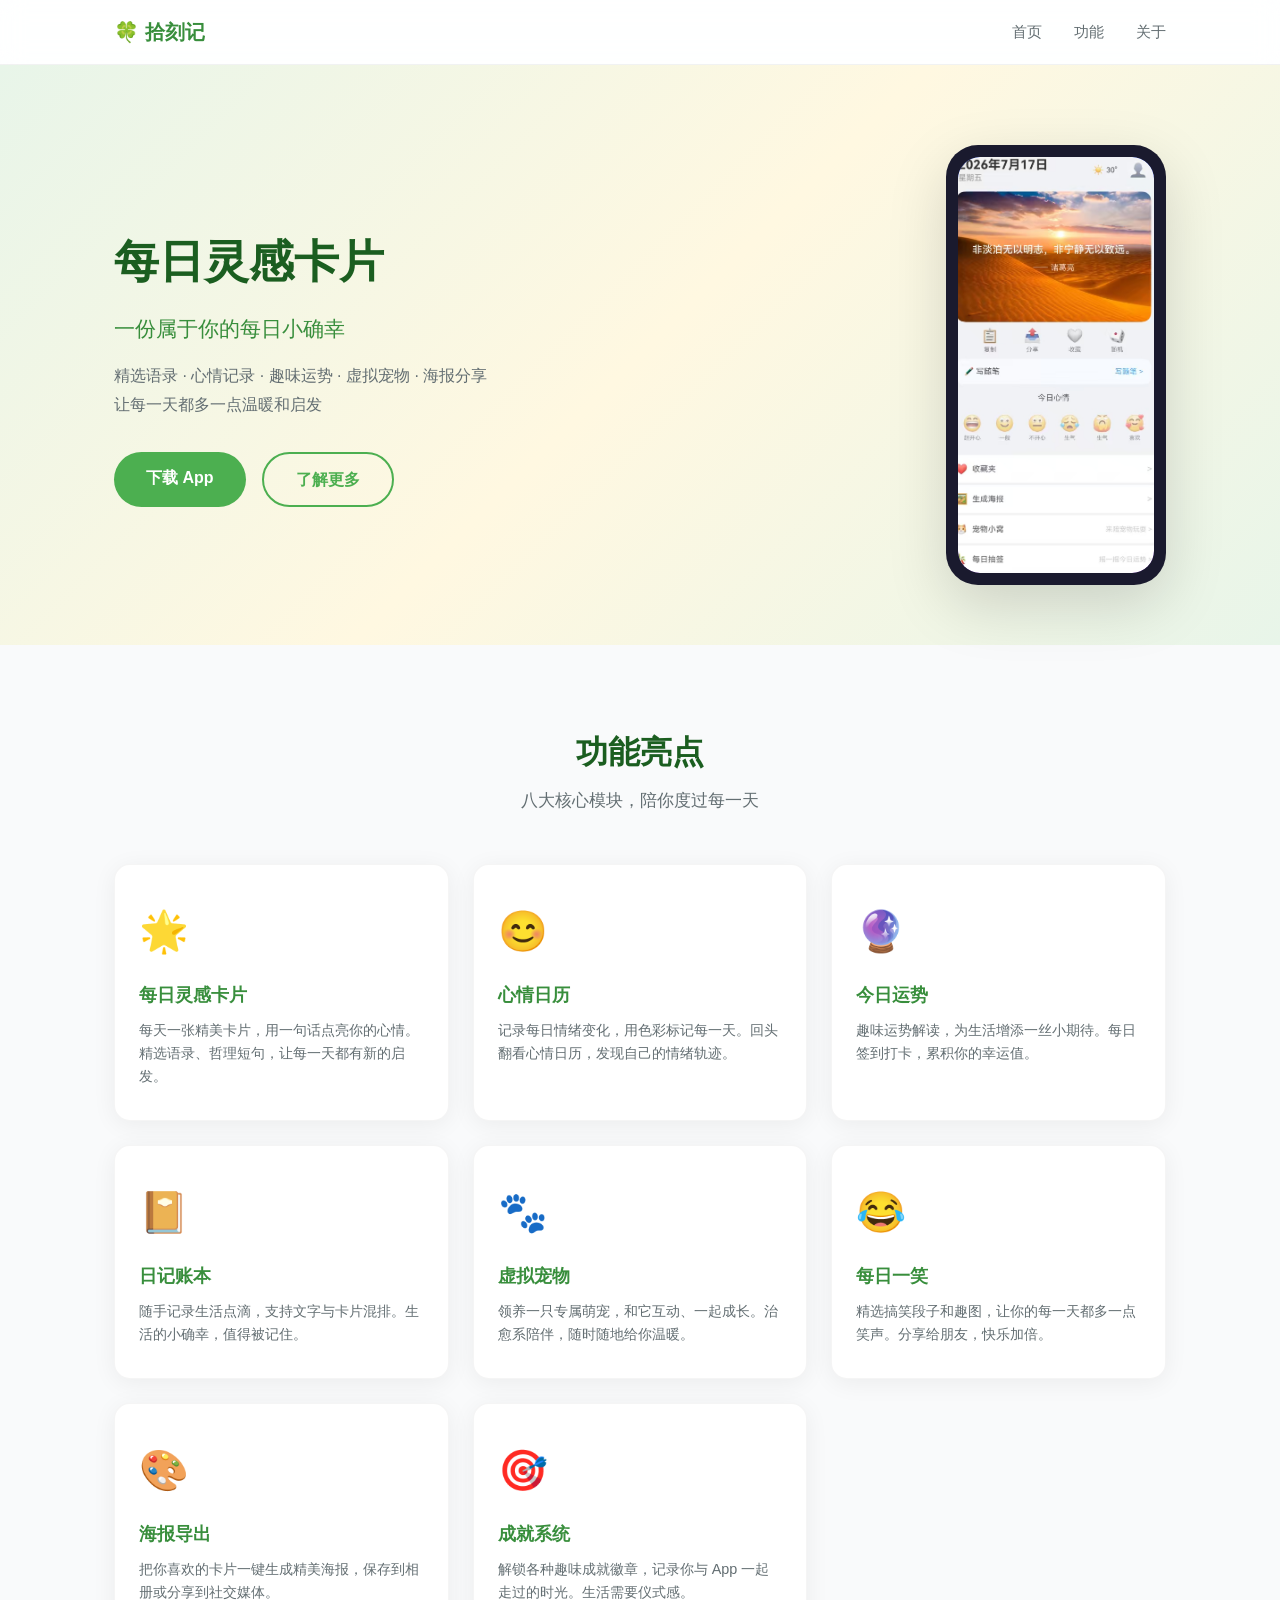
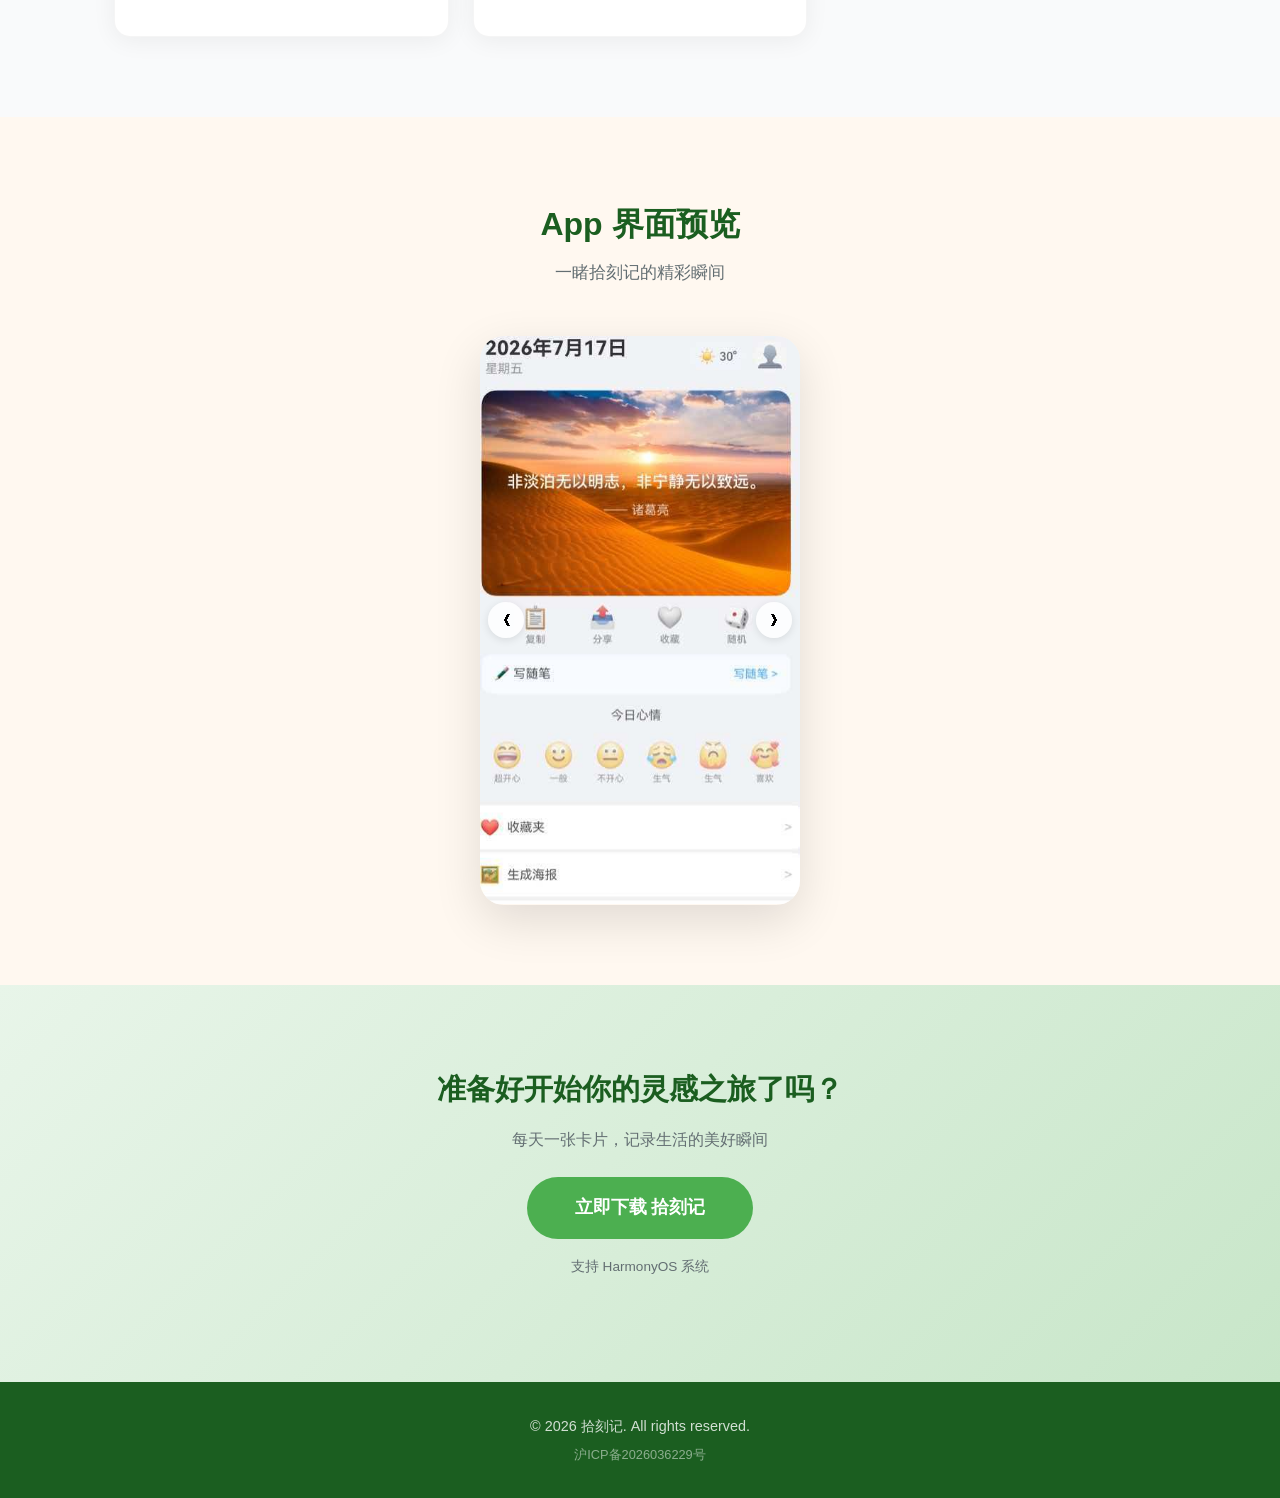
<file: index.html>
<!DOCTYPE html>
<html lang="zh-CN">
<head>
    <meta charset="UTF-8">
    <meta name="viewport" content="width=device-width, initial-scale=1.0">
    <title>首页 - 拾刻记 - 每日灵感卡片</title>
    <link rel="stylesheet" href="static/css/style.css">
</head>
<body>
    <nav class="navbar">
        <div class="container nav-inner">
            <a href="/" class="logo">🍀 拾刻记</a>
            <ul class="nav-links">
                <li><a href="/">首页</a></li>
                <li><a href="#features">功能</a></li>
                <li><a href="#about">关于</a></li>
            </ul>
        </div>
    </nav>

    <main>
<!-- Hero -->
<section class="hero">
    <div class="container">
        <div class="hero-content">
            <div class="hero-text">
                <h1>每日灵感卡片</h1>
                <p class="hero-subtitle">一份属于你的每日小确幸</p>
                <p class="hero-desc">精选语录 · 心情记录 · 趣味运势 · 虚拟宠物 · 海报分享<br>让每一天都多一点温暖和启发</p>
                <div class="hero-buttons">
                    <a href="https://appgallery.huawei.com/app/detail?id=com.shikeji.app&amp;channelId=SHARE&amp;source=appshare" class="btn btn-primary" target="_blank">下载 App</a>
                    <a href="#features" class="btn btn-outline">了解更多</a>
                </div>
            </div>
            <div class="hero-visual">
                <div class="app-preview">
                    <div class="phone-mockup">
                        <div class="phone-screen"><img src="static/img/shot6.jpg" alt="App预览" style="width:100%;height:100%;object-fit:cover;border-radius:22px;"></div>
                    </div>
                </div>
            </div>
        </div>
    </div>
</section>

<!-- Features -->
<section id="features" class="features">
    <div class="container">
        <h2 class="section-title">功能亮点</h2>
        <p class="section-subtitle">八大核心模块，陪你度过每一天</p>
        <div class="feature-grid">
            <div class="feature-card">
                <span class="feature-icon">🌟</span>
                <h3>每日灵感卡片</h3>
                <p>每天一张精美卡片，用一句话点亮你的心情。精选语录、哲理短句，让每一天都有新的启发。</p>
            </div>
            <div class="feature-card">
                <span class="feature-icon">😊</span>
                <h3>心情日历</h3>
                <p>记录每日情绪变化，用色彩标记每一天。回头翻看心情日历，发现自己的情绪轨迹。</p>
            </div>
            <div class="feature-card">
                <span class="feature-icon">🔮</span>
                <h3>今日运势</h3>
                <p>趣味运势解读，为生活增添一丝小期待。每日签到打卡，累积你的幸运值。</p>
            </div>
            <div class="feature-card">
                <span class="feature-icon">📔</span>
                <h3>日记账本</h3>
                <p>随手记录生活点滴，支持文字与卡片混排。生活的小确幸，值得被记住。</p>
            </div>
            <div class="feature-card">
                <span class="feature-icon">🐾</span>
                <h3>虚拟宠物</h3>
                <p>领养一只专属萌宠，和它互动、一起成长。治愈系陪伴，随时随地给你温暖。</p>
            </div>
            <div class="feature-card">
                <span class="feature-icon">😂</span>
                <h3>每日一笑</h3>
                <p>精选搞笑段子和趣图，让你的每一天都多一点笑声。分享给朋友，快乐加倍。</p>
            </div>
            <div class="feature-card">
                <span class="feature-icon">🎨</span>
                <h3>海报导出</h3>
                <p>把你喜欢的卡片一键生成精美海报，保存到相册或分享到社交媒体。</p>
            </div>
            <div class="feature-card">
                <span class="feature-icon">🎯</span>
                <h3>成就系统</h3>
                <p>解锁各种趣味成就徽章，记录你与 App 一起走过的时光。生活需要仪式感。</p>
            </div>
        </div>
    </div>
</section>

<!-- Screenshots -->
<section class="screenshots">
    <div class="container">
        <h2 class="section-title">App 界面预览</h2>
        <p class="section-subtitle">一睹拾刻记的精彩瞬间</p>
        <div class="carousel">
            <div class="carousel-track">
                <div class="carousel-slide"><img src="static/img/shot1.jpg" alt="截图1"></div>
                <div class="carousel-slide"><img src="static/img/shot2.jpg" alt="截图2"></div>
                <div class="carousel-slide"><img src="static/img/shot3.jpg" alt="截图3"></div>
                <div class="carousel-slide"><img src="static/img/shot4.jpg" alt="截图4"></div>
                <div class="carousel-slide"><img src="static/img/shot5.jpg" alt="截图5"></div>
            </div>
            <button class="carousel-btn prev">&#10094;</button>
            <button class="carousel-btn next">&#10095;</button>
            <div class="carousel-dots">
                <span class="dot active"></span><span class="dot"></span><span class="dot"></span><span class="dot"></span><span class="dot"></span>
            </div>
        </div>
    </div>
</section>

<!-- CTA -->
<section class="cta">
    <div class="container">
        <h2>准备好开始你的灵感之旅了吗？</h2>
        <p>每天一张卡片，记录生活的美好瞬间</p>
        <a href="https://appgallery.huawei.com/app/detail?id=com.shikeji.app&amp;channelId=SHARE&amp;source=appshare" class="btn btn-primary btn-lg" target="_blank">立即下载 拾刻记</a>
        <p class="cta-note">支持 HarmonyOS 系统</p>
    </div>
</section>
    </main>

    <footer class="footer" id="about">
        <div class="container">
            <p>&copy; 2026 拾刻记. All rights reserved.</p>
            <p class="icp"><a href="https://beian.miit.gov.cn/" target="_blank" rel="noopener" class="icp-link">沪ICP备2026036229号</a></p>
        </div>
    </footer>
<script>
(function(){
    const track = document.querySelector('.carousel-track');
    const slides = document.querySelectorAll('.carousel-slide');
    const dots = document.querySelectorAll('.dot');
    const prevBtn = document.querySelector('.carousel-btn.prev');
    const nextBtn = document.querySelector('.carousel-btn.next');
    let idx = 0;
    function go(n) {
        idx = (n + slides.length) % slides.length;
        track.style.transform = 'translateX(-' + idx + '00%)';
        dots.forEach((d,i) => d.classList.toggle('active', i === idx));
    }
    prevBtn.addEventListener('click', () => go(idx - 1));
    nextBtn.addEventListener('click', () => go(idx + 1));
    dots.forEach((d,i) => d.addEventListener('click', () => go(i)));
    setInterval(() => go(idx + 1), 4000);
})();
</script>
</body>
</html>
</file>
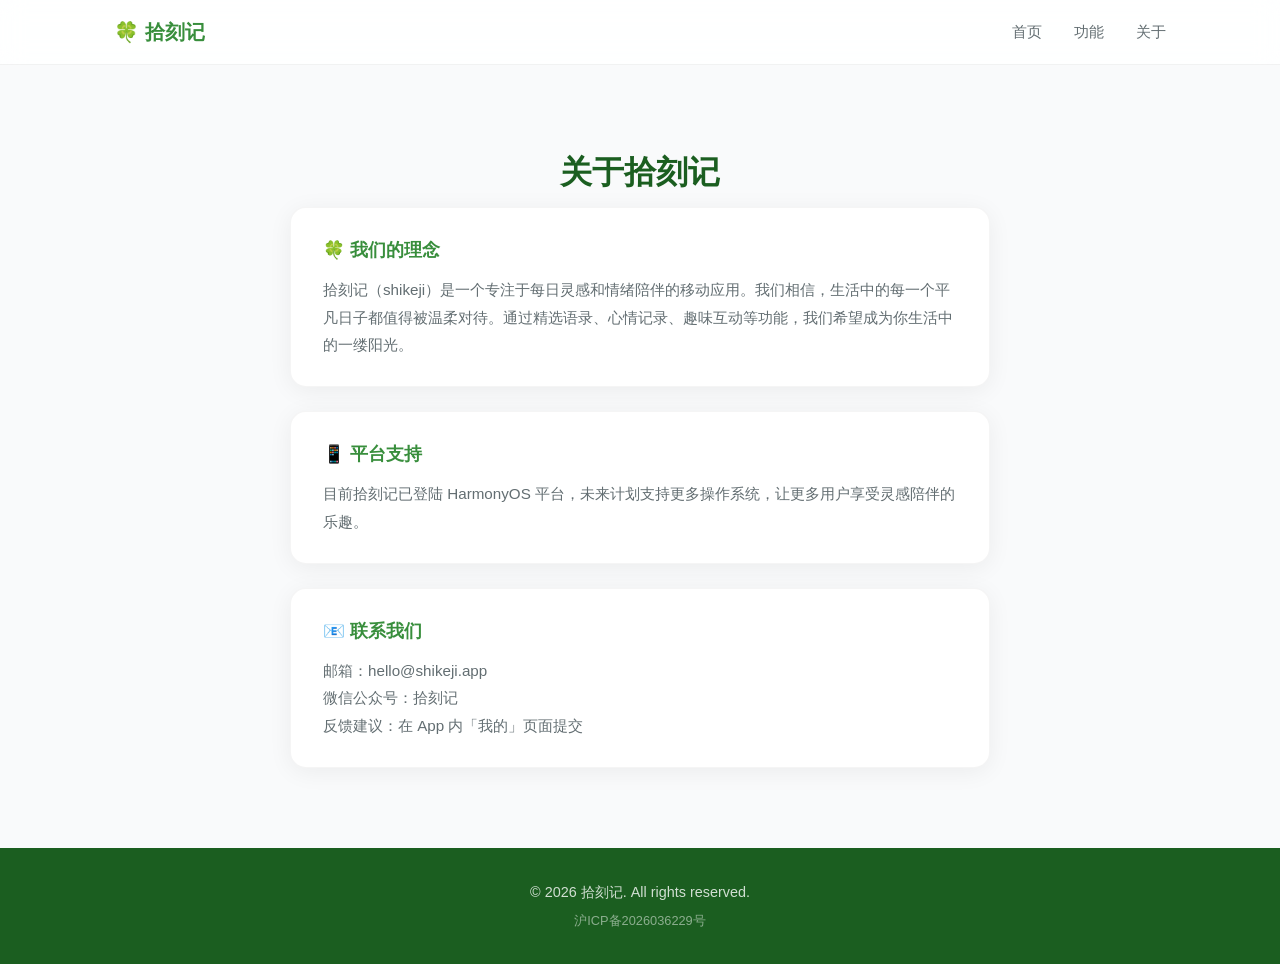
<file: about.html>
<!DOCTYPE html>
<html lang="zh-CN">
<head>
    <meta charset="UTF-8">
    <meta name="viewport" content="width=device-width, initial-scale=1.0">
    <title>关于 - 拾刻记 - 每日灵感卡片</title>
    <link rel="stylesheet" href="static/css/style.css">
</head>
<body>
    <nav class="navbar">
        <div class="container nav-inner">
            <a href="index.html" class="logo">🍀 拾刻记</a>
            <ul class="nav-links">
                <li><a href="index.html">首页</a></li>
                <li><a href="index.html#features">功能</a></li>
                <li><a href="about.html">关于</a></li>
            </ul>
        </div>
    </nav>

    <main>
<section class="about-page">
    <div class="container">
        <h2 class="section-title">关于拾刻记</h2>

        <div class="about-content">
            <div class="about-card">
                <h3>🍀 我们的理念</h3>
                <p>拾刻记（shikeji）是一个专注于每日灵感和情绪陪伴的移动应用。我们相信，生活中的每一个平凡日子都值得被温柔对待。通过精选语录、心情记录、趣味互动等功能，我们希望成为你生活中的一缕阳光。</p>
            </div>

            <div class="about-card">
                <h3>📱 平台支持</h3>
                <p>目前拾刻记已登陆 HarmonyOS 平台，未来计划支持更多操作系统，让更多用户享受灵感陪伴的乐趣。</p>
            </div>

            <div class="about-card">
                <h3>📧 联系我们</h3>
                <p>
                    邮箱：hello@shikeji.app<br>
                    微信公众号：拾刻记<br>
                    反馈建议：在 App 内「我的」页面提交
                </p>
            </div>
        </div>
    </div>
</section>
    </main>

    <footer class="footer">
        <div class="container">
            <p>&copy; 2026 拾刻记. All rights reserved.</p>
            <p class="icp"><a href="https://beian.miit.gov.cn/" target="_blank" rel="noopener" class="icp-link">沪ICP备2026036229号</a></p>
        </div>
    </footer>
</body>
</html>
</file>
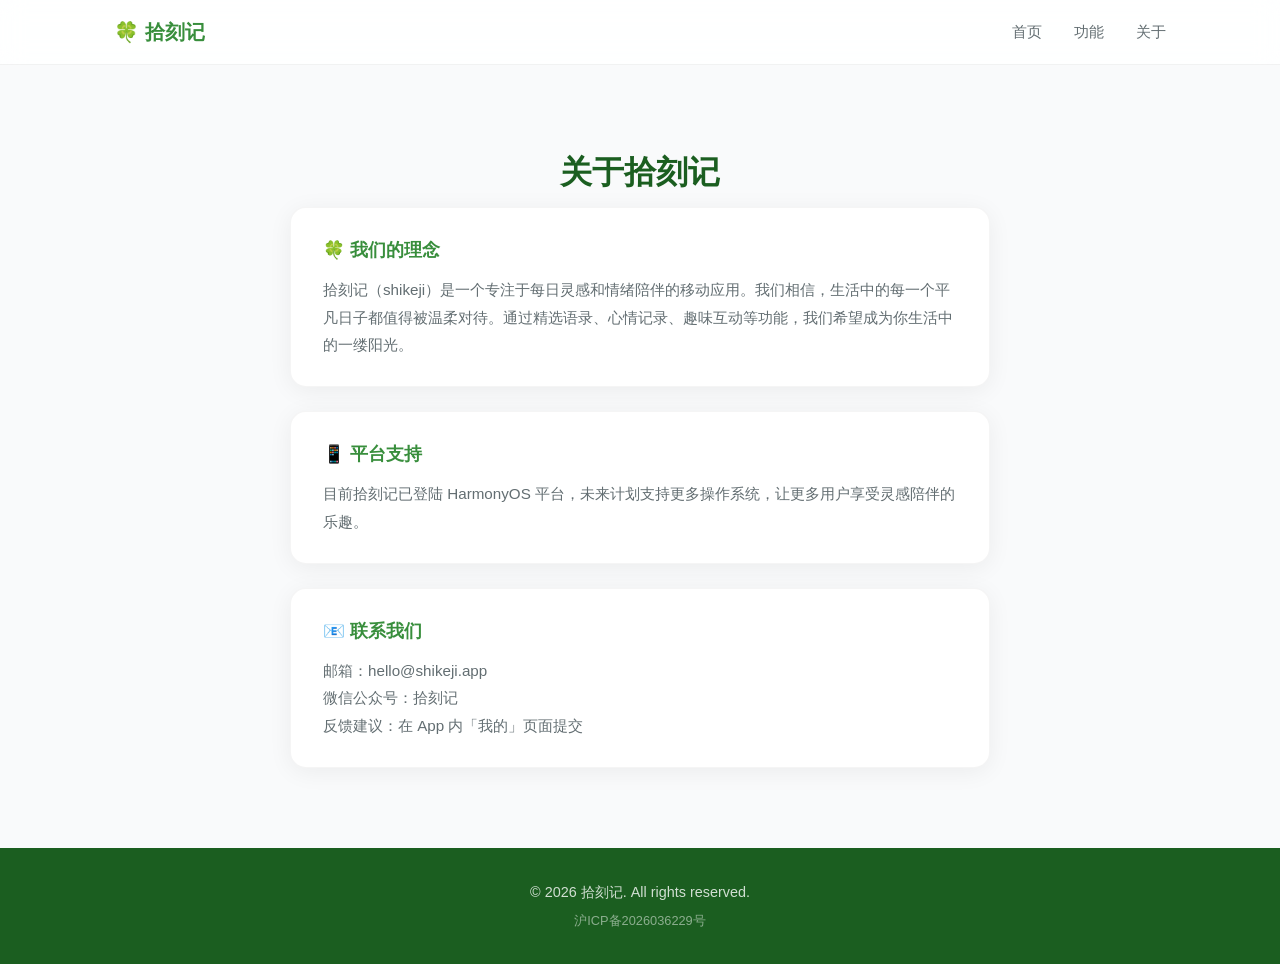
<file: templates/about.html>
<!DOCTYPE html>
<html lang="zh-CN">
<head>
    <meta charset="UTF-8">
    <meta name="viewport" content="width=device-width, initial-scale=1.0">
    <title>关于 - 拾刻记 - 每日灵感卡片</title>
    <link rel="stylesheet" href="../static/css/style.css">
</head>
<body>
    <nav class="navbar">
        <div class="container nav-inner">
            <a href="index.html" class="logo">🍀 拾刻记</a>
            <ul class="nav-links">
                <li><a href="index.html">首页</a></li>
                <li><a href="index.html#features">功能</a></li>
                <li><a href="about.html">关于</a></li>
            </ul>
        </div>
    </nav>

    <main>
<section class="about-page">
    <div class="container">
        <h2 class="section-title">关于拾刻记</h2>

        <div class="about-content">
            <div class="about-card">
                <h3>🍀 我们的理念</h3>
                <p>拾刻记（shikeji）是一个专注于每日灵感和情绪陪伴的移动应用。我们相信，生活中的每一个平凡日子都值得被温柔对待。通过精选语录、心情记录、趣味互动等功能，我们希望成为你生活中的一缕阳光。</p>
            </div>

            <div class="about-card">
                <h3>📱 平台支持</h3>
                <p>目前拾刻记已登陆 HarmonyOS 平台，未来计划支持更多操作系统，让更多用户享受灵感陪伴的乐趣。</p>
            </div>

            <div class="about-card">
                <h3>📧 联系我们</h3>
                <p>
                    邮箱：hello@shikeji.app<br>
                    微信公众号：拾刻记<br>
                    反馈建议：在 App 内「我的」页面提交
                </p>
            </div>
        </div>
    </div>
</section>
    </main>

    <footer class="footer">
        <div class="container">
            <p>&copy; 2026 拾刻记. All rights reserved.</p>
            <p class="icp"><a href="https://beian.miit.gov.cn/" target="_blank" rel="noopener" class="icp-link">沪ICP备2026036229号</a></p>
        </div>
    </footer>
</body>
</html>
</file>
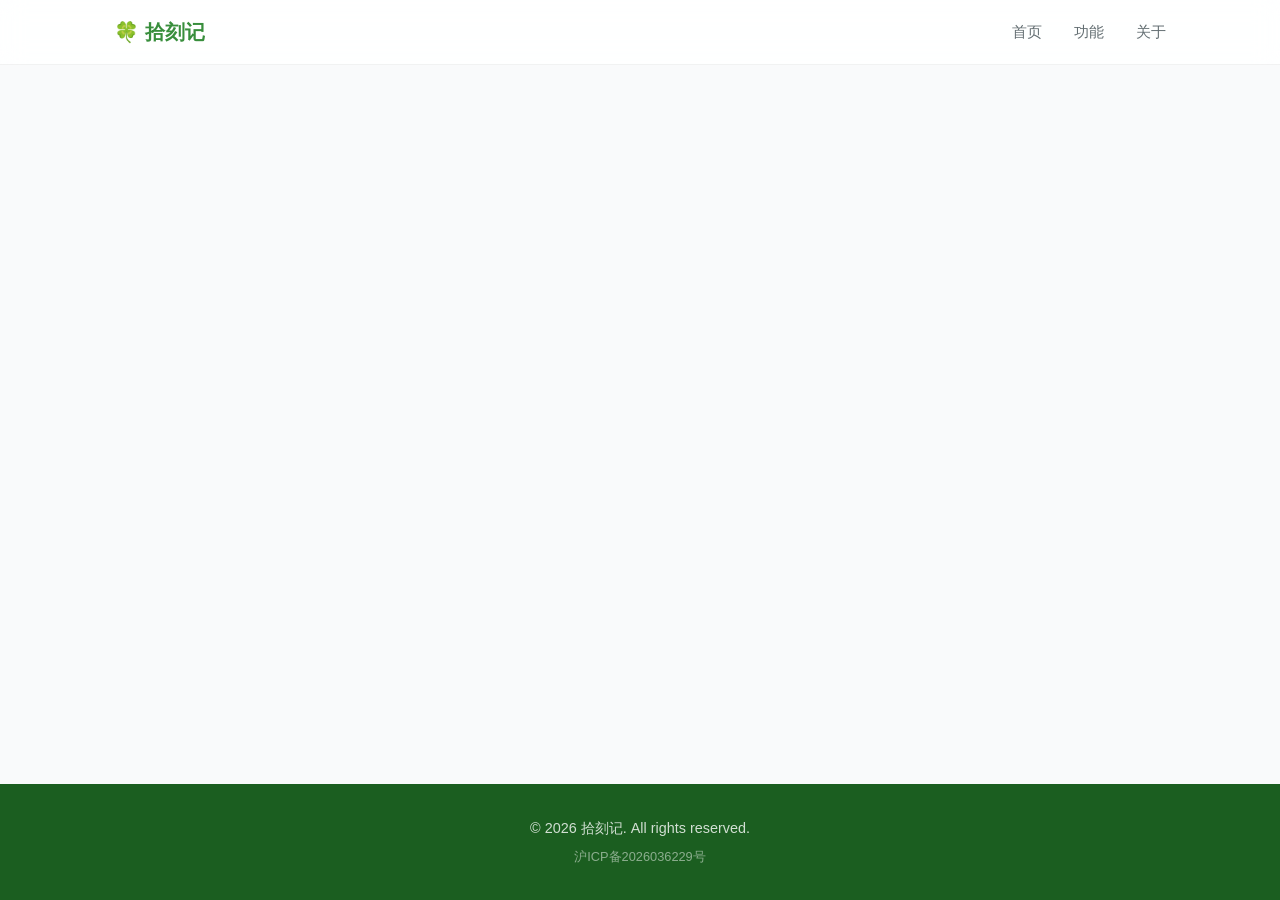
<file: templates/base.html>
<!DOCTYPE html>
<html lang="zh-CN">
<head>
    <meta charset="UTF-8">
    <meta name="viewport" content="width=device-width, initial-scale=1.0">
    <title>拾刻记 - 每日灵感卡片</title>
    <link rel="stylesheet" href="../static/css/style.css">
</head>
<body>
    <nav class="navbar">
        <div class="container nav-inner">
            <a href="/" class="logo">🍀 拾刻记</a>
            <ul class="nav-links">
                <li><a href="/">首页</a></li>
                <li><a href="/#features">功能</a></li>
                <li><a href="/about">关于</a></li>
            </ul>
        </div>
    </nav>

    <main><!-- 各页面内容 --></main>

    <footer class="footer">
        <div class="container">
            <p>&copy; 2026 拾刻记. All rights reserved.</p>
            <p class="icp"><a href="https://beian.miit.gov.cn/" target="_blank" rel="noopener" class="icp-link">沪ICP备2026036229号</a></p>
        </div>
    </footer>
</body>
</html>
</file>
<file: static/css/style.css>
/* ===== Reset & Base ===== */
*, *::before, *::after { box-sizing: border-box; margin: 0; padding: 0; }

:root {
    --primary: #4CAF50;
    --primary-dark: #388E3C;
    --accent: #FF9800;
    --bg: #f9fafb;
    --bg-warm: #fff8f0;
    --text: #2d3436;
    --text-light: #636e72;
    --card-bg: #ffffff;
    --shadow: 0 4px 24px rgba(0,0,0,0.06);
    --shadow-hover: 0 8px 32px rgba(0,0,0,0.10);
    --radius: 16px;
}

html { scroll-behavior: smooth; }

body {
    font-family: -apple-system, BlinkMacSystemFont, "Segoe UI", "PingFang SC", "Microsoft YaHei", sans-serif;
    color: var(--text);
    background: var(--bg);
    line-height: 1.7;
    min-height: 100vh;
    display: flex;
    flex-direction: column;
}

.container { max-width: 1100px; margin: 0 auto; padding: 0 24px; }

a { color: inherit; text-decoration: none; }

/* ===== Navbar ===== */
.navbar {
    background: rgba(255,255,255,0.85);
    backdrop-filter: blur(12px);
    -webkit-backdrop-filter: blur(12px);
    border-bottom: 1px solid rgba(0,0,0,0.05);
    position: sticky; top: 0; z-index: 100;
}

.nav-inner {
    display: flex; justify-content: space-between; align-items: center;
    height: 64px;
}

.logo { font-size: 1.25rem; font-weight: 700; color: var(--primary-dark); }

.nav-links { display: flex; gap: 32px; list-style: none; }
.nav-links a { font-size: 0.95rem; color: var(--text-light); transition: color 0.2s; }
.nav-links a:hover { color: var(--primary); }

/* ===== Buttons ===== */
.btn {
    display: inline-block; padding: 12px 32px; border-radius: 50px;
    font-size: 1rem; font-weight: 600; transition: all 0.3s;
    cursor: pointer; border: none;
}
.btn-primary { background: var(--primary); color: #fff; }
.btn-primary:hover { background: var(--primary-dark); transform: translateY(-2px); box-shadow: 0 6px 20px rgba(76,175,80,0.35); }
.btn-outline { background: transparent; color: var(--primary); border: 2px solid var(--primary); }
.btn-outline:hover { background: var(--primary); color: #fff; }
.btn-lg { padding: 16px 48px; font-size: 1.1rem; }

/* ===== Hero ===== */
.hero {
    padding: 80px 0 60px;
    background: linear-gradient(135deg, #e8f5e9 0%, #fff8e1 50%, #e8f5e9 100%);
}

.hero-content {
    display: flex; align-items: center; gap: 60px;
}

.hero-text { flex: 1; }
.hero-text h1 { font-size: 2.8rem; font-weight: 800; color: #1b5e20; margin-bottom: 12px; }
.hero-subtitle { font-size: 1.3rem; color: var(--primary-dark); margin-bottom: 16px; font-weight: 500; }
.hero-desc { font-size: 1rem; color: var(--text-light); line-height: 1.8; margin-bottom: 32px; }

.hero-buttons { display: flex; gap: 16px; }

/* Phone Mockup */
.hero-visual { flex-shrink: 0; }
.phone-mockup {
    width: 220px; height: 440px;
    background: #1a1a2e; border-radius: 32px;
    padding: 12px; box-shadow: 0 20px 60px rgba(0,0,0,0.15);
}
.phone-screen {
    width: 100%; height: 100%;
    background: linear-gradient(180deg, #667eea 0%, #764ba2 100%);
    border-radius: 22px;
    display: flex; align-items: center; justify-content: center;
    overflow: hidden;
}
.preview-card {
    background: rgba(255,255,255,0.15);
    backdrop-filter: blur(10px);
    border-radius: 16px; padding: 24px 20px;
    text-align: center; color: #fff;
    margin: 20px;
}
.preview-quote {
    font-size: 1.1rem; font-weight: 600; margin-bottom: 12px;
    font-style: italic;
}
.preview-date { font-size: 0.85rem; opacity: 0.8; }

/* ===== Sections ===== */
.section-title {
    font-size: 2rem; font-weight: 700; text-align: center;
    color: #1b5e20; margin-bottom: 8px;
}
.section-subtitle {
    text-align: center; color: var(--text-light); margin-bottom: 48px;
    font-size: 1.05rem;
}

/* ===== Features ===== */
.features {
    padding: 80px 0;
    background: var(--bg);
}

.feature-grid {
    display: grid;
    grid-template-columns: repeat(auto-fill, minmax(250px, 1fr));
    gap: 24px;
}

.feature-card {
    background: var(--card-bg);
    border-radius: var(--radius);
    padding: 32px 24px;
    box-shadow: var(--shadow);
    transition: all 0.3s ease;
    border: 1px solid rgba(0,0,0,0.04);
}
.feature-card:hover {
    transform: translateY(-4px);
    box-shadow: var(--shadow-hover);
}

.feature-icon { font-size: 2.5rem; display: block; margin-bottom: 16px; }
.feature-card h3 { font-size: 1.1rem; color: var(--primary-dark); margin-bottom: 8px; }
.feature-card p { font-size: 0.9rem; color: var(--text-light); line-height: 1.6; }

/* ===== CTA ===== */
.cta {
    padding: 80px 0;
    text-align: center;
    background: linear-gradient(135deg, #e8f5e9, #c8e6c9);
}
.cta h2 { font-size: 1.8rem; color: #1b5e20; margin-bottom: 12px; }
.cta p { color: var(--text-light); margin-bottom: 24px; }
.cta-note { margin-top: 16px; font-size: 0.85rem; color: var(--text-light); }

/* ===== About Page ===== */
.about-page { padding: 80px 0; flex: 1; }

.about-content {
    max-width: 700px; margin: 0 auto;
    display: flex; flex-direction: column; gap: 24px;
}

.about-card {
    background: var(--card-bg);
    border-radius: var(--radius);
    padding: 28px 32px;
    box-shadow: var(--shadow);
    border: 1px solid rgba(0,0,0,0.04);
}
.about-card h3 { color: var(--primary-dark); margin-bottom: 10px; font-size: 1.1rem; }
.about-card p { color: var(--text-light); font-size: 0.95rem; line-height: 1.8; }

/* ===== Footer ===== */
.footer {
    background: #1b5e20; color: rgba(255,255,255,0.8);
    text-align: center; padding: 32px 0; margin-top: auto;
    font-size: 0.9rem;
}
.footer p + p { margin-top: 6px; }
.icp { font-size: 0.8rem; opacity: 0.7; }

/* ===== Responsive ===== */
@media (max-width: 768px) {
    .hero-content { flex-direction: column; text-align: center; gap: 40px; }
    .hero-text h1 { font-size: 2rem; }
    .hero-buttons { justify-content: center; }
    .phone-mockup { width: 180px; height: 360px; }

    .feature-grid { grid-template-columns: 1fr; }
    .nav-inner { flex-direction: column; height: auto; padding: 12px 0; gap: 8px; }
    .nav-links { gap: 20px; }
}

/* ===== Screenshots Carousel ===== */
.screenshots {
    padding: 80px 0;
    background: var(--bg-warm);
}
.carousel {
    position: relative;
    max-width: 320px;
    margin: 0 auto;
    overflow: hidden;
    border-radius: 24px;
    box-shadow: 0 16px 48px rgba(0,0,0,0.12);
}
.carousel-track {
    display: flex;
    transition: transform 0.4s ease;
}
.carousel-slide {
    min-width: 100%;
}
.carousel-slide img {
    width: 100%;
    display: block;
}
.carousel-btn {
    position: absolute;
    top: 50%;
    transform: translateY(-50%);
    background: rgba(255,255,255,0.85);
    border: none;
    width: 36px;
    height: 36px;
    border-radius: 50%;
    font-size: 1rem;
    cursor: pointer;
    box-shadow: 0 2px 8px rgba(0,0,0,0.1);
    transition: background 0.2s;
    z-index: 2;
}
.carousel-btn:hover { background: #fff; }
.carousel-btn.prev { left: 8px; }
.carousel-btn.next { right: 8px; }
.carousel-dots {
    position: absolute;
    bottom: 12px;
    left: 50%;
    transform: translateX(-50%);
    display: flex;
    gap: 6px;
}
.dot {
    width: 8px;
    height: 8px;
    border-radius: 50%;
    background: rgba(255,255,255,0.5);
    cursor: pointer;
    transition: background 0.3s;
}
.dot.active { background: #fff; }
.icp-link { color: rgba(255,255,255,0.7); text-decoration: none; }
.icp-link:hover { color: #fff; text-decoration: underline; }
</file>
